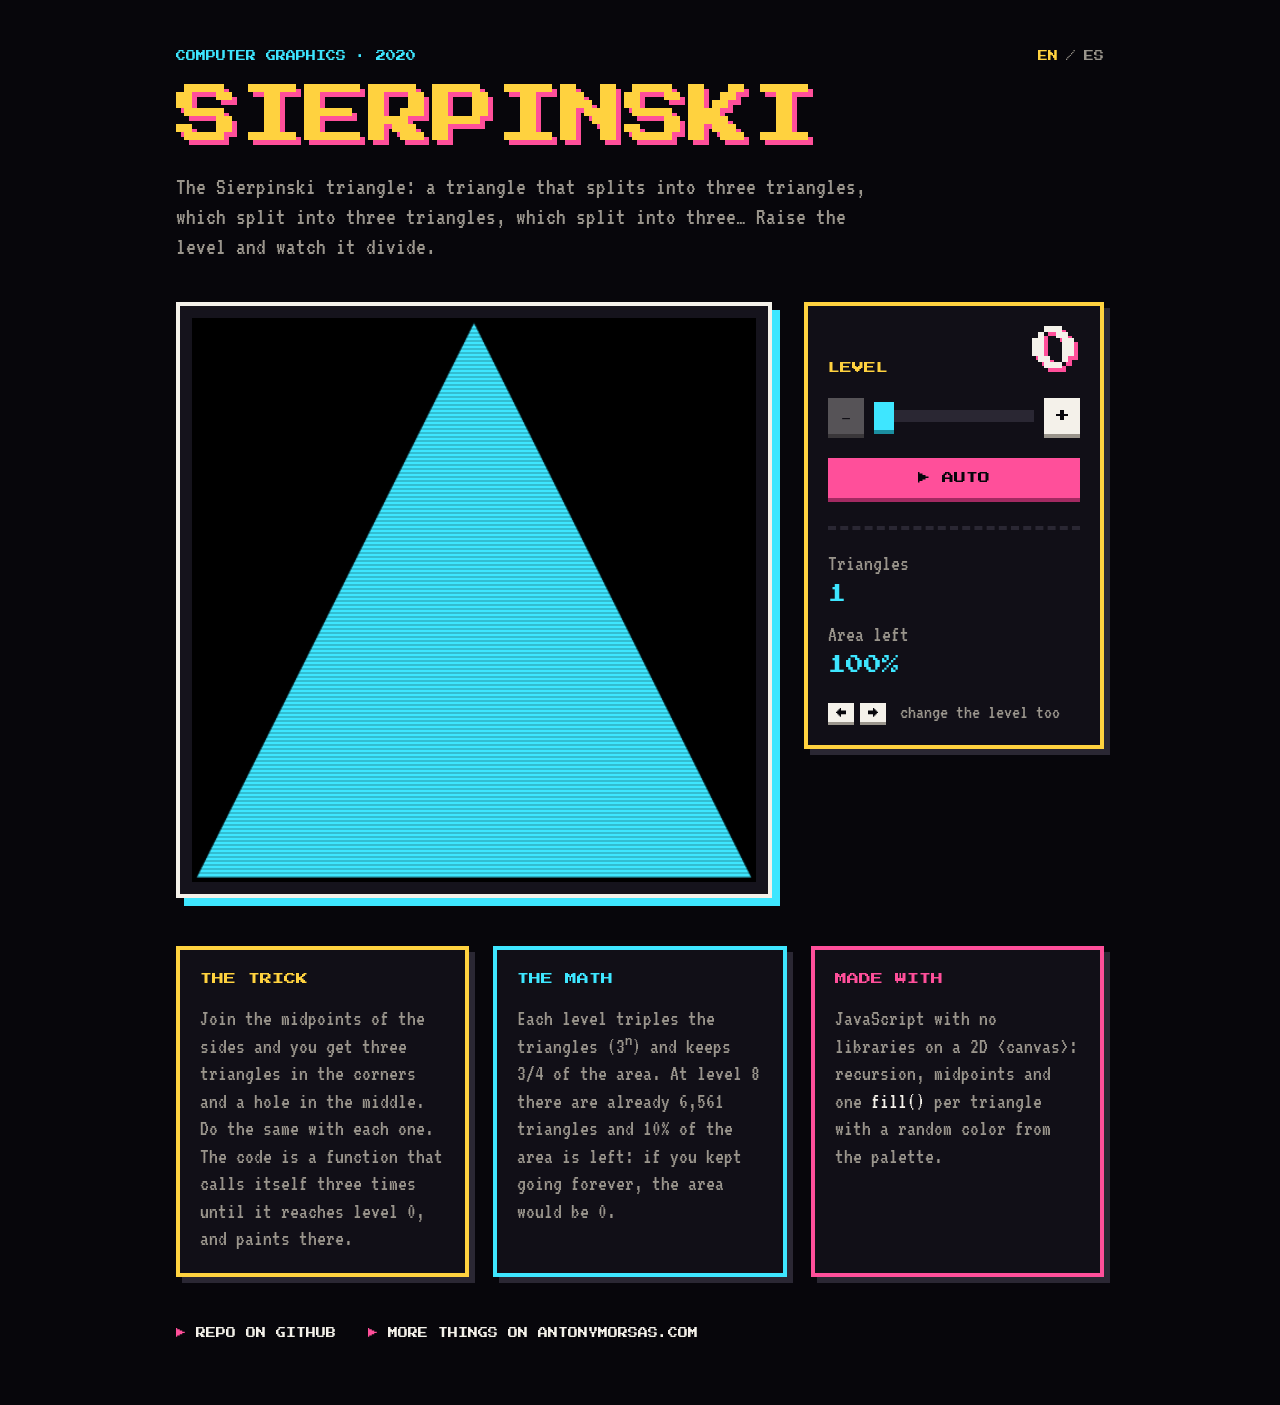
<file: SierpinskiTriangle/index.html>
<!DOCTYPE html>
<html lang="en">

<head>
    <meta charset="UTF-8">
    <meta name="viewport" content="width=device-width, initial-scale=1.0">
    <meta name="description" content="The Sierpinski triangle drawn with recursion on a canvas: raise the level and watch it split.">
    <meta name="theme-color" content="#07060b">
    <title data-es="Triángulo de Sierpinski · Computer Graphics">Sierpinski Triangle · Computer Graphics</title>
    <link rel="preconnect" href="https://fonts.googleapis.com">
    <link rel="preconnect" href="https://fonts.gstatic.com" crossorigin>
    <link href="https://fonts.googleapis.com/css2?family=Press+Start+2P&family=VT323&display=swap" rel="stylesheet">
    <link rel="stylesheet" href="styles.css">
    <script src="../i18n.js"></script>
    <script src="triangulo.js"></script>
</head>

<body onload="main()">
    <main class="page">
        <div class="topbar">
            <p class="eyebrow">Computer Graphics · 2020</p>
            <div data-lang-switch></div>
        </div>
        <header class="intro">
            <h1>Sierpinski</h1>
            <p class="lead"
                data-es="Triángulo de Sierpinski: un triángulo que se parte en tres triángulos, que se parten en tres triángulos, que se parten en tres… Sube el nivel y míralo dividirse.">
                The Sierpinski triangle: a triangle that splits into three triangles, which split into three
                triangles, which split into three… Raise the level and watch it divide.
            </p>
        </header>

        <div class="stage">
            <div class="cabinet">
                <div class="screen">
                    <canvas id="trianC" width="500" height="500" aria-label="Sierpinski triangle" data-es-label="Triángulo de Sierpinski"></canvas>
                </div>
            </div>

            <aside class="panel" aria-label="Controls" data-es-label="Controles">
                <div class="level">
                    <label for="slider" class="level-label" data-es="Nivel">Level</label>
                    <output id="sliderValue" for="slider" class="level-value">0</output>
                </div>

                <div class="stepper">
                    <button id="minus" type="button" aria-label="Level down" data-es-label="Bajar un nivel">−</button>
                    <input id="slider" type="range" min="0" max="8" value="0" step="1" class="slider">
                    <button id="plus" type="button" aria-label="Level up" data-es-label="Subir un nivel">+</button>
                </div>

                <button id="auto" type="button" class="auto" aria-pressed="false">▶ Auto</button>

                <dl class="stats">
                    <div>
                        <dt data-es="Triángulos">Triangles</dt>
                        <dd id="triangles">1</dd>
                    </div>
                    <div>
                        <dt data-es="Área que queda">Area left</dt>
                        <dd id="area">100%</dd>
                    </div>
                </dl>

                <p class="hint" data-es-html="&lt;kbd&gt;←&lt;/kbd&gt;&lt;kbd&gt;→&lt;/kbd&gt; también cambian el nivel"><kbd>←</kbd><kbd>→</kbd> change the level too</p>
            </aside>
        </div>

        <section class="info" aria-label="About the fractal" data-es-label="Sobre el fractal">
            <article class="card card-yellow">
                <h2 data-es="El truco">The trick</h2>
                <p data-es="Une los puntos medios de los lados y te quedan tres triángulos en las esquinas y un hueco en medio. Repite lo mismo con cada uno. El código es una función que se llama a sí misma tres veces hasta llegar al nivel 0, y ahí pinta.">
                    Join the midpoints of the sides and you get three triangles in the corners and a hole in
                    the middle. Do the same with each one. The code is a function that calls itself three
                    times until it reaches level 0, and paints there.
                </p>
            </article>

            <article class="card card-cyan">
                <h2 data-es="La cuenta">The math</h2>
                <p data-es-html="Cada nivel triplica los triángulos (3&lt;sup&gt;n&lt;/sup&gt;) y se queda con 3/4 del área. En el nivel 8 ya son 6,561 triángulos y queda el 10% del área: si siguieras para siempre, el área sería 0.">
                    Each level triples the triangles (3<sup>n</sup>) and keeps 3/4 of the area. At level 8
                    there are already 6,561 triangles and 10% of the area is left: if you kept going forever,
                    the area would be 0.
                </p>
            </article>

            <article class="card card-pink">
                <h2 data-es="Hecho con">Made with</h2>
                <p data-es-html="JavaScript sin librerías sobre un &amp;lt;canvas&amp;gt; 2D: recursión, puntos medios y un &lt;code&gt;fill()&lt;/code&gt; por triángulo con un color al azar de la paleta.">
                    JavaScript with no libraries on a 2D &lt;canvas&gt;: recursion, midpoints and one
                    <code>fill()</code> per triangle with a random color from the palette.
                </p>
            </article>
        </section>

        <footer class="links">
            <a href="https://github.com/antonymorsas/Computer-Graphics/tree/master/SierpinskiTriangle" data-es="Repo en GitHub">Repo on GitHub</a>
            <a href="https://antonymorsas.com/cosas" data-es-href="https://antonymorsas.com/es/cosas" data-es="Otras cosas en antonymorsas.com">More things on antonymorsas.com</a>
        </footer>
    </main>
</body>

</html>
</file>
<file: SierpinskiTriangle/styles.css>
/* Arcade look, same family as the Pong page: pixel fonts, flat colors,
   hard shadows (no blur). */
:root {
    --bg: #07060b;
    --fg: #f4f1ea;
    --muted: #9a958c;
    --line: #2a2733;
    --panel: #110f17;
    --yellow: #ffd23f;
    --cyan: #3ee6ff;
    --pink: #ff4f9a;
    --pixel: "Press Start 2P", monospace;
    --retro: "VT323", monospace;
}

* {
    box-sizing: border-box;
}

html {
    color-scheme: dark;
}

body {
    margin: 0;
    background: var(--bg);
    color: var(--fg);
    font-family: var(--retro);
    font-size: 22px;
    /* VT323 joins "fi" into one glyph; keep code readable. */
    font-variant-ligatures: none;
    line-height: 1.25;
}

.page {
    max-width: 960px;
    margin: 0 auto;
    padding: 48px 16px 64px;
}

/* Header */
.intro {
    max-width: 700px;
}

.eyebrow {
    margin: 0;
    color: var(--cyan);
    font: 10px/1.6 var(--pixel);
    text-transform: uppercase;
}

h1 {
    margin: 20px 0 0;
    color: var(--yellow);
    font: clamp(28px, 7.5vw, 64px)/1 var(--pixel);
    text-transform: uppercase;
    text-shadow: 5px 5px 0 var(--pink);
}

.lead {
    margin: 24px 0 0;
    color: var(--muted);
    font-size: 24px;
}

/* Canvas + control panel */
.stage {
    display: grid;
    gap: 32px;
    margin-top: 40px;
    align-items: start;
}

@media (min-width: 820px) {
    .stage {
        grid-template-columns: minmax(0, 1fr) 300px;
    }
}

.cabinet {
    padding: 12px;
    background: #15131c;
    border: 4px solid var(--fg);
    box-shadow: 8px 8px 0 var(--cyan);
}

.screen {
    position: relative;
    background: #000;
    border: 4px solid #000;
}

/* Faint CRT scanlines. */
.screen::after {
    content: "";
    position: absolute;
    inset: 0;
    pointer-events: none;
    background: repeating-linear-gradient(to bottom, rgba(0, 0, 0, 0) 0 2px, rgba(0, 0, 0, 0.18) 2px 4px);
}

canvas {
    display: block;
    width: 100%;
    height: auto;
    aspect-ratio: 1;
    background: #000;
}

.panel {
    padding: 20px;
    background: var(--panel);
    border: 4px solid var(--yellow);
    box-shadow: 6px 6px 0 var(--line);
}

.level {
    display: flex;
    align-items: baseline;
    justify-content: space-between;
}

.level-label {
    color: var(--yellow);
    font: 12px/1.6 var(--pixel);
    text-transform: uppercase;
}

.level-value {
    color: var(--fg);
    font: 48px/1 var(--pixel);
    text-shadow: 4px 4px 0 var(--pink);
}

.stepper {
    display: flex;
    gap: 10px;
    align-items: center;
    margin-top: 20px;
}

/* Pixel buttons: flat face, hard bottom edge that "presses" in. */
button {
    cursor: pointer;
    border: 0;
    background: var(--fg);
    color: var(--bg);
    font: 12px/1 var(--pixel);
    text-transform: uppercase;
    box-shadow: 0 4px 0 var(--muted);
}

button:active:not(:disabled) {
    transform: translateY(4px);
    box-shadow: none;
}

button:disabled {
    cursor: default;
    opacity: 0.3;
}

button:focus-visible,
.slider:focus-visible,
a:focus-visible {
    outline: 3px solid var(--yellow);
    outline-offset: 4px;
}

.stepper button {
    flex: none;
    width: 36px;
    height: 36px;
    font-size: 16px;
}

/* Slider: a chunky track with a square thumb. */
.slider {
    flex: 1;
    min-width: 0;
    height: 12px;
    margin: 0;
    background: var(--line);
    -webkit-appearance: none;
    appearance: none;
    cursor: pointer;
}

.slider::-webkit-slider-thumb {
    -webkit-appearance: none;
    appearance: none;
    width: 20px;
    height: 28px;
    background: var(--cyan);
    box-shadow: 0 4px 0 #1b8ea0;
}

.slider::-moz-range-thumb {
    width: 20px;
    height: 28px;
    border: 0;
    border-radius: 0;
    background: var(--cyan);
    box-shadow: 0 4px 0 #1b8ea0;
}

.auto {
    width: 100%;
    margin-top: 24px;
    padding: 14px;
    background: var(--pink);
    box-shadow: 0 4px 0 #a32a62;
}

.auto[aria-pressed="true"] {
    background: var(--yellow);
    box-shadow: 0 4px 0 #a8861f;
}

.stats {
    display: grid;
    gap: 16px;
    margin: 28px 0 0;
    padding-top: 20px;
    border-top: 4px dashed var(--line);
}

.stats dt {
    color: var(--muted);
}

.stats dd {
    margin: 6px 0 0;
    color: var(--cyan);
    font: 18px/1.2 var(--pixel);
}

.hint {
    margin: 24px 0 0;
    color: var(--muted);
    font-size: 20px;
}

kbd {
    display: inline-block;
    min-width: 26px;
    margin-right: 6px;
    padding: 5px 6px 4px;
    background: var(--fg);
    color: var(--bg);
    font: 10px/1 var(--pixel);
    text-align: center;
    box-shadow: 0 3px 0 var(--muted);
}

/* Info cards */
.info {
    display: grid;
    gap: 24px;
    margin-top: 48px;
}

@media (min-width: 760px) {
    .info {
        grid-template-columns: repeat(3, 1fr);
    }
}

.card {
    --accent: var(--yellow);
    padding: 20px;
    background: var(--panel);
    border: 4px solid var(--accent);
    box-shadow: 6px 6px 0 var(--line);
}

.card-cyan {
    --accent: var(--cyan);
}

.card-pink {
    --accent: var(--pink);
}

.card h2 {
    margin: 0 0 16px;
    color: var(--accent);
    font: 12px/1.6 var(--pixel);
    text-transform: uppercase;
}

.card p {
    margin: 0;
    color: var(--muted);
}

.card sup {
    line-height: 0;
}

code {
    color: var(--fg);
    font-family: var(--retro);
}

/* Links */
.links {
    display: flex;
    flex-wrap: wrap;
    gap: 16px 32px;
    margin-top: 48px;
}

.links a {
    color: var(--fg);
    font: 10px/1.6 var(--pixel);
    text-decoration: none;
    text-transform: uppercase;
}

.links a::before {
    content: "▶ ";
    color: var(--pink);
}

.links a:hover {
    color: var(--yellow);
}

/* Eyebrow and the EN / ES switch (from ../i18n.js) in one row. */
.topbar {
    display: flex;
    flex-wrap: wrap;
    gap: 12px 16px;
    align-items: center;
    justify-content: space-between;
}

.lang-switch {
    display: flex;
    gap: 8px;
    align-items: center;
    font: 10px/1.6 var(--pixel);
    color: var(--muted);
}

.lang-switch a {
    color: var(--muted);
    text-decoration: none;
}

.lang-switch a:hover,
.lang-switch a:focus-visible {
    color: var(--fg);
}

.lang-switch a[aria-current] {
    color: var(--yellow);
}
</file>
